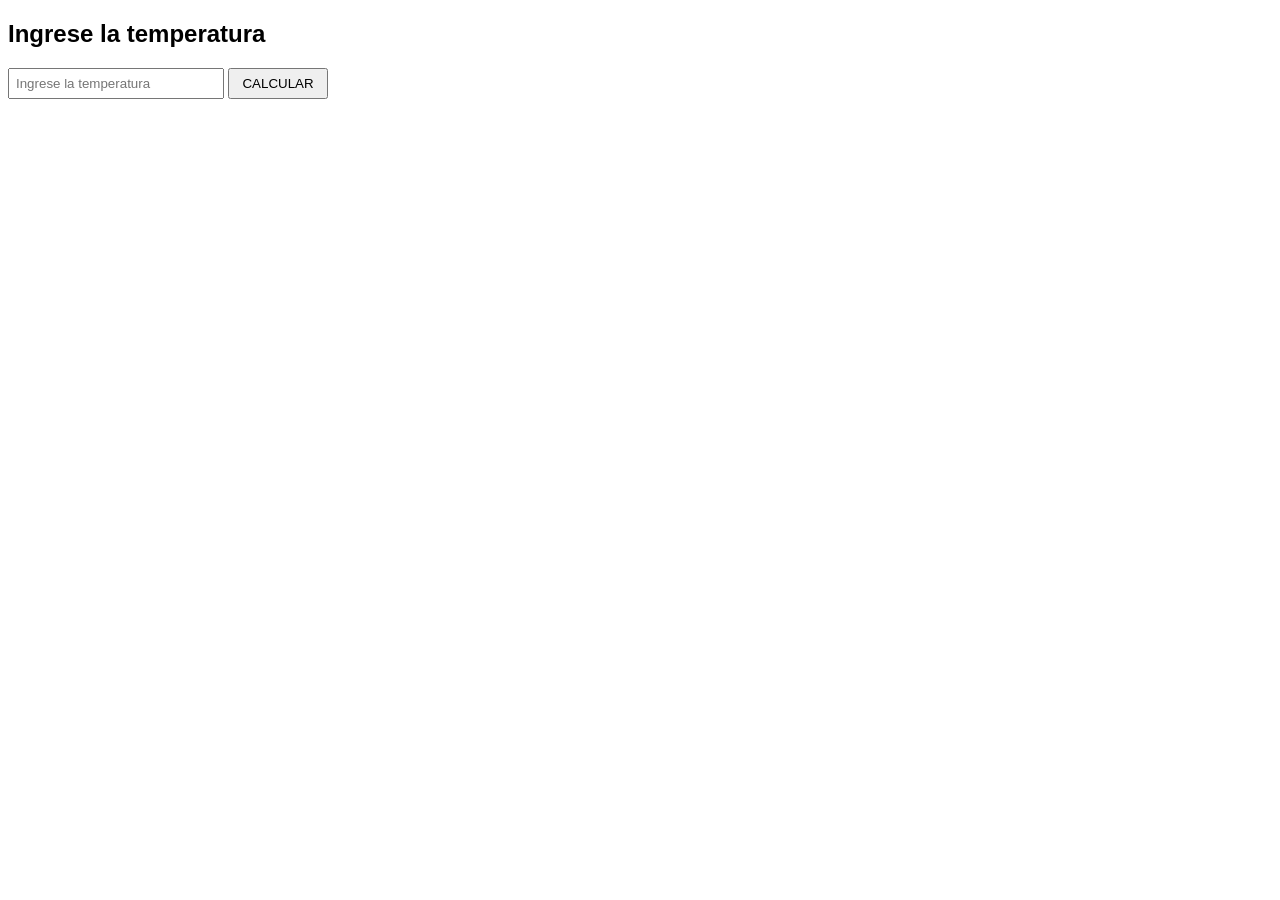
<file: Calculadora/index.html>
<!DOCTYPE html>
<html lang="es">
<head>
    <meta charset="UTF-8">
    <meta name="viewport" content="width=device-width, initial-scale=1.0">
    <title>CONVERTOR DE TEMPERATURA</title>
    <link rel="stylesheet" href="estilo.css">
</head>
<body>
    
    <h2>Ingrese la temperatura</h2>
    <input type="text" id="temperatura" placeholder="Ingrese la temperatura">
    <button onclick="calcular()">CALCULAR</button>

    <script src="app.js"></script> 
</body>
</html>
</file>
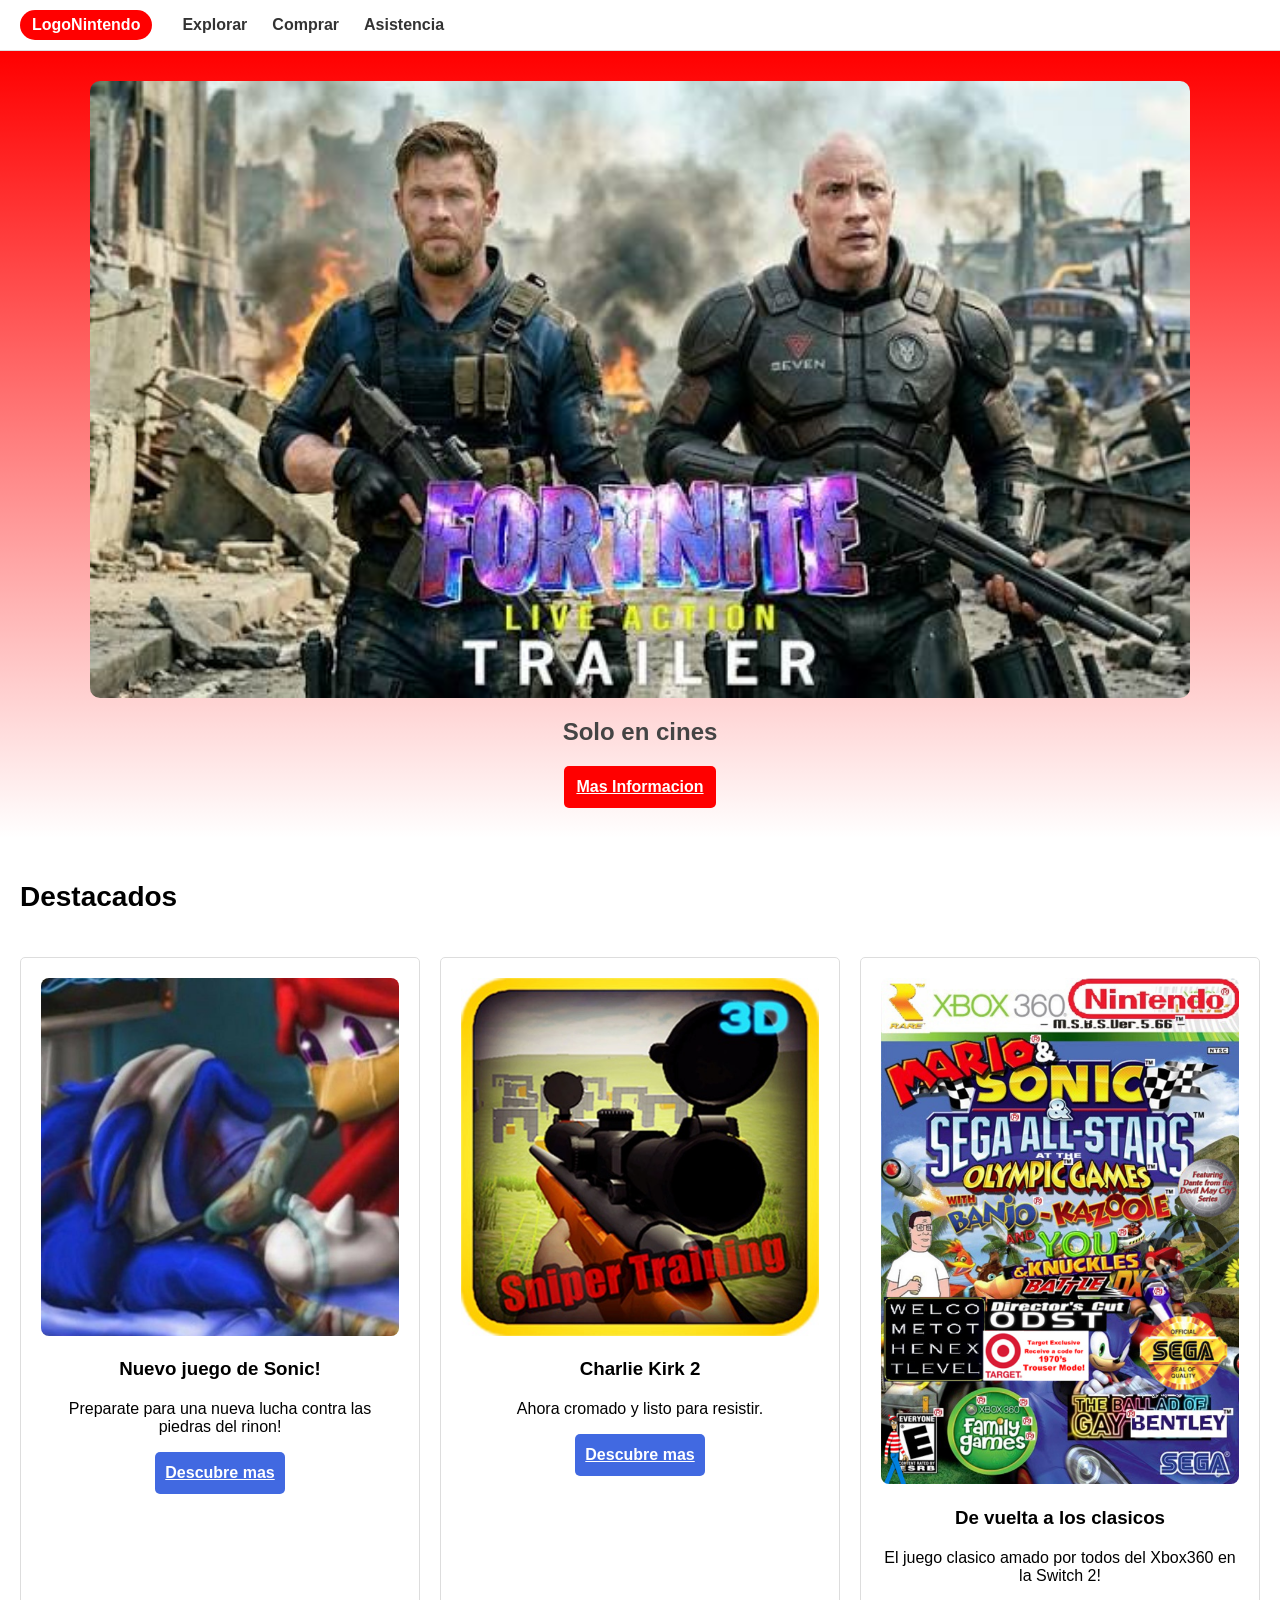
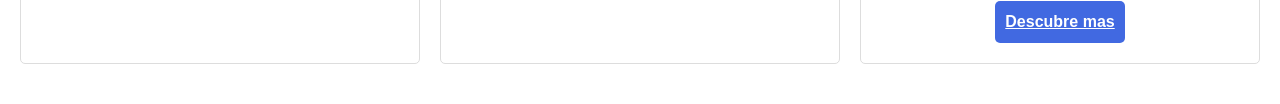
<file: Pagina Nintendo/index.html>
<!DOCTYPE html>
<html lang="es">
<head>
    <meta charset="UTF-8">
    <meta name="viewport" content="width=device-width, initial-scale=1.0">
    <title>Pagina Principal</title>
    <link rel="stylesheet" href="estilos.css">
</head>
<body>
    <header>
        <div class="logo">LogoNintendo</div>
        <nav>
            <a href="#">Explorar</a>
            <a href="#">Comprar</a>
            <a href="#">Asistencia</a>
        </nav>
    </header>

<section class="hero">
    <img src="posterpeli.jpg" alt="Banner Principal" class="banner">
    <h2>Solo en cines</h2>
    <a href="#" class="boton-rojo">Mas Informacion</a>
</section>

<main>
    <h2 class="titulo-seccion">Destacados</h2>
    <section class="tarjetas">

        <article class="tarjeta">
            <img src="juego1.png" alt="primera tarjeta">
            <h3>Nuevo juego de Sonic!</h3>
            <p>Preparate para una nueva lucha contra las piedras del rinon!</p>
            <a href="#" class="boton-azul"> Descubre mas</a>
        </article>

        <article class="tarjeta">
            <img src="juego2.jpg" alt="segunda tarjeta">
            <h3>Charlie Kirk 2</h3>
            <p>Ahora cromado y listo para resistir.</p>
            <a href="#" class="boton-azul"> Descubre mas</a>
        </article>


        <article class="tarjeta">   
        <img src="juego3.png" alt="tercera tarjeta">
            <h3>De vuelta a los clasicos</h3>
            <p>El juego clasico amado por todos del Xbox360 en la Switch 2!</p>
            <a href="#" class="boton-azul"> Descubre mas</a>
        </article>
    </section>
</main>
</body>
</html>
</file>
<file: Calculadora/estilo.css>
body {
    font-family: Arial, sans-serif;
}

input {
    padding: 6px;
    width: 200px;
}

button {
    padding: 6px 12px;
}
</file>
<file: Pagina Nintendo/estilos.css>
html, body {
    margin: 0px;
    padding: 0px;
}

body {
    font-family: Arial, sans-serif;
}

* {
    box-sizing: border-box;
}

header {
    display: flex;
    align-items: center;
    gap: 30px;
    padding: 10px 20px;
    background-color: white;
    border-bottom: 1px solid #ddd;
}

.logo {
    background-color: red;
    color: white;
    padding: 6px 12px;
    border-radius: 20px;
    font-weight: bold;
}

nav {
    display: flex;
    gap: 25px;
}

nav a {
    text-decoration: none;
    color: #333;
    font-weight: bold ;
}

.hero {
    background: linear-gradient(to bottom, red,white);
    padding: 30px;
    text-align: center;
}

.banner {
    width: 100%;
    max-width: 1100px;
    border-radius: 10px;
    display: block;
    margin: 0 auto;
}

.hero h2 {
    margin: 25 px 0;
    color: #444;
}

.boton-rojo {
    display: inline-block;
    background-color: red;
    color: white;
    border-radius: 5px;
    padding: 12px 12px;
    font-weight: bold;
}
.boton-azul {
    display: inline-block;
    background-color: royalblue;
    color: white;
    border-radius: 5px;
    padding: 12px 10px ;
    font-weight: bold;
}

.titulo-seccion {
    padding: 20px;
    font-size: 28px;
}

.tarjetas {
    display: flex;
    gap: 20px;
    padding: 0 20px 40px 20px;
}

.tarjeta {
    flex: 1;
    border: 1px solid #ddd;
    border-radius: 5px;
    padding: 20px;
    text-align: center;
}

.tarjeta img {
    width: 100%;
    border-radius: 8px;
}

.tarjeta h3 {
    margin: 15px p 10px 0;
    margin-bottom: 20px;
}
</file>
